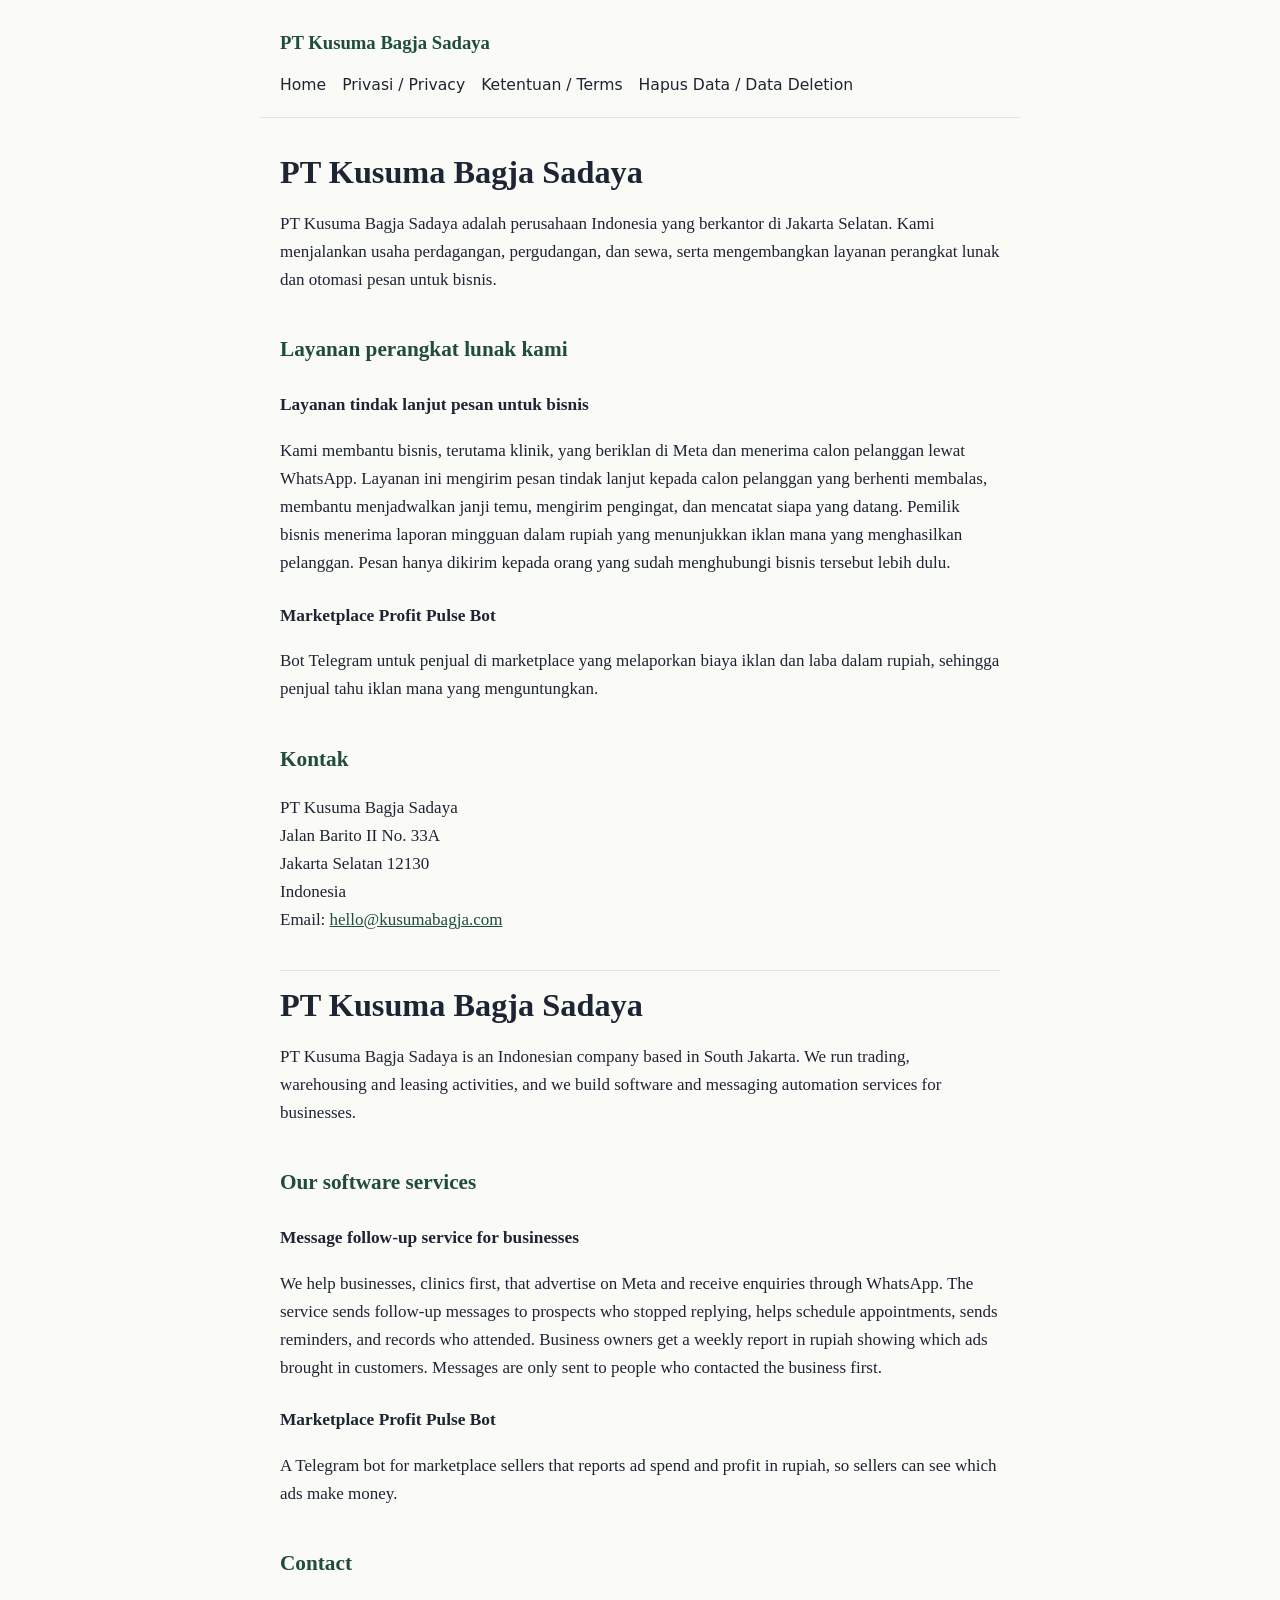
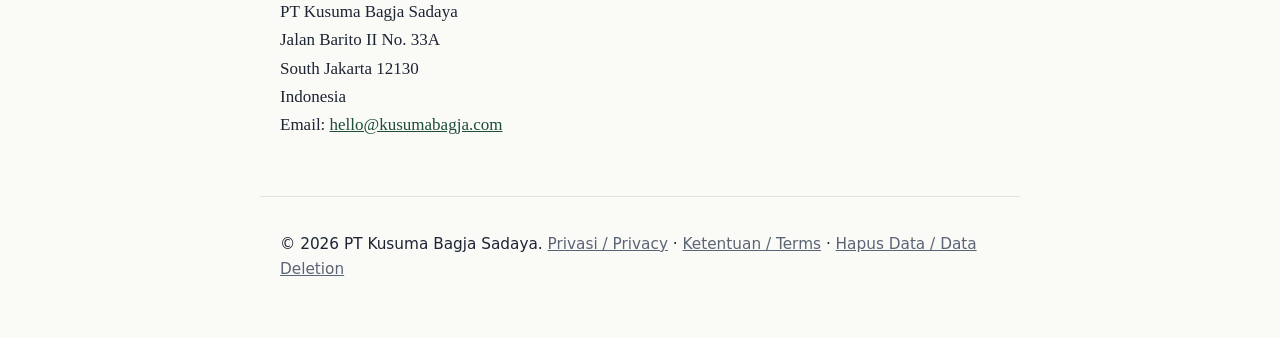
<file: index.html>
<!DOCTYPE html>
<html lang="id">
<head>
<meta charset="utf-8">
<meta name="viewport" content="width=device-width,initial-scale=1">
<title>PT Kusuma Bagja Sadaya</title>
<meta name="description" content="PT Kusuma Bagja Sadaya: perdagangan, pergudangan, sewa, dan layanan otomasi pesan dan perangkat lunak untuk bisnis. / Trading, warehousing, leasing, and software and messaging automation services.">
<link rel="stylesheet" href="style.css">
</head>
<body>
<header>
<a class="brand" href="index.html">PT Kusuma Bagja Sadaya</a>
<nav><a href="index.html">Home</a><a href="privacy.html">Privasi / Privacy</a><a href="terms.html">Ketentuan / Terms</a><a href="data-deletion.html">Hapus Data / Data Deletion</a></nav>
</header>
<main>

<section id="id" lang="id">
<h1>PT Kusuma Bagja Sadaya</h1>
<p>PT Kusuma Bagja Sadaya adalah perusahaan Indonesia yang berkantor di Jakarta Selatan. Kami menjalankan usaha perdagangan, pergudangan, dan sewa, serta mengembangkan layanan perangkat lunak dan otomasi pesan untuk bisnis.</p>

<h2>Layanan perangkat lunak kami</h2>
<h3>Layanan tindak lanjut pesan untuk bisnis</h3>
<p>Kami membantu bisnis, terutama klinik, yang beriklan di Meta dan menerima calon pelanggan lewat WhatsApp. Layanan ini mengirim pesan tindak lanjut kepada calon pelanggan yang berhenti membalas, membantu menjadwalkan janji temu, mengirim pengingat, dan mencatat siapa yang datang. Pemilik bisnis menerima laporan mingguan dalam rupiah yang menunjukkan iklan mana yang menghasilkan pelanggan. Pesan hanya dikirim kepada orang yang sudah menghubungi bisnis tersebut lebih dulu.</p>
<h3>Marketplace Profit Pulse Bot</h3>
<p>Bot Telegram untuk penjual di marketplace yang melaporkan biaya iklan dan laba dalam rupiah, sehingga penjual tahu iklan mana yang menguntungkan.</p>

<h2>Kontak</h2>
<p>PT Kusuma Bagja Sadaya<br>Jalan Barito II No. 33A<br>Jakarta Selatan 12130<br>Indonesia<br>Email: <a href="mailto:hello@kusumabagja.com">hello@kusumabagja.com</a></p>
</section>

<section id="en" class="lang" lang="en">
<h1>PT Kusuma Bagja Sadaya</h1>
<p>PT Kusuma Bagja Sadaya is an Indonesian company based in South Jakarta. We run trading, warehousing and leasing activities, and we build software and messaging automation services for businesses.</p>

<h2>Our software services</h2>
<h3>Message follow-up service for businesses</h3>
<p>We help businesses, clinics first, that advertise on Meta and receive enquiries through WhatsApp. The service sends follow-up messages to prospects who stopped replying, helps schedule appointments, sends reminders, and records who attended. Business owners get a weekly report in rupiah showing which ads brought in customers. Messages are only sent to people who contacted the business first.</p>
<h3>Marketplace Profit Pulse Bot</h3>
<p>A Telegram bot for marketplace sellers that reports ad spend and profit in rupiah, so sellers can see which ads make money.</p>

<h2>Contact</h2>
<p>PT Kusuma Bagja Sadaya<br>Jalan Barito II No. 33A<br>South Jakarta 12130<br>Indonesia<br>Email: <a href="mailto:hello@kusumabagja.com">hello@kusumabagja.com</a></p>
</section>

</main>
<footer>
<p>&copy; 2026 PT Kusuma Bagja Sadaya. <a href="privacy.html">Privasi / Privacy</a> &middot; <a href="terms.html">Ketentuan / Terms</a> &middot; <a href="data-deletion.html">Hapus Data / Data Deletion</a></p>
</footer>
</body>
</html>
</file>
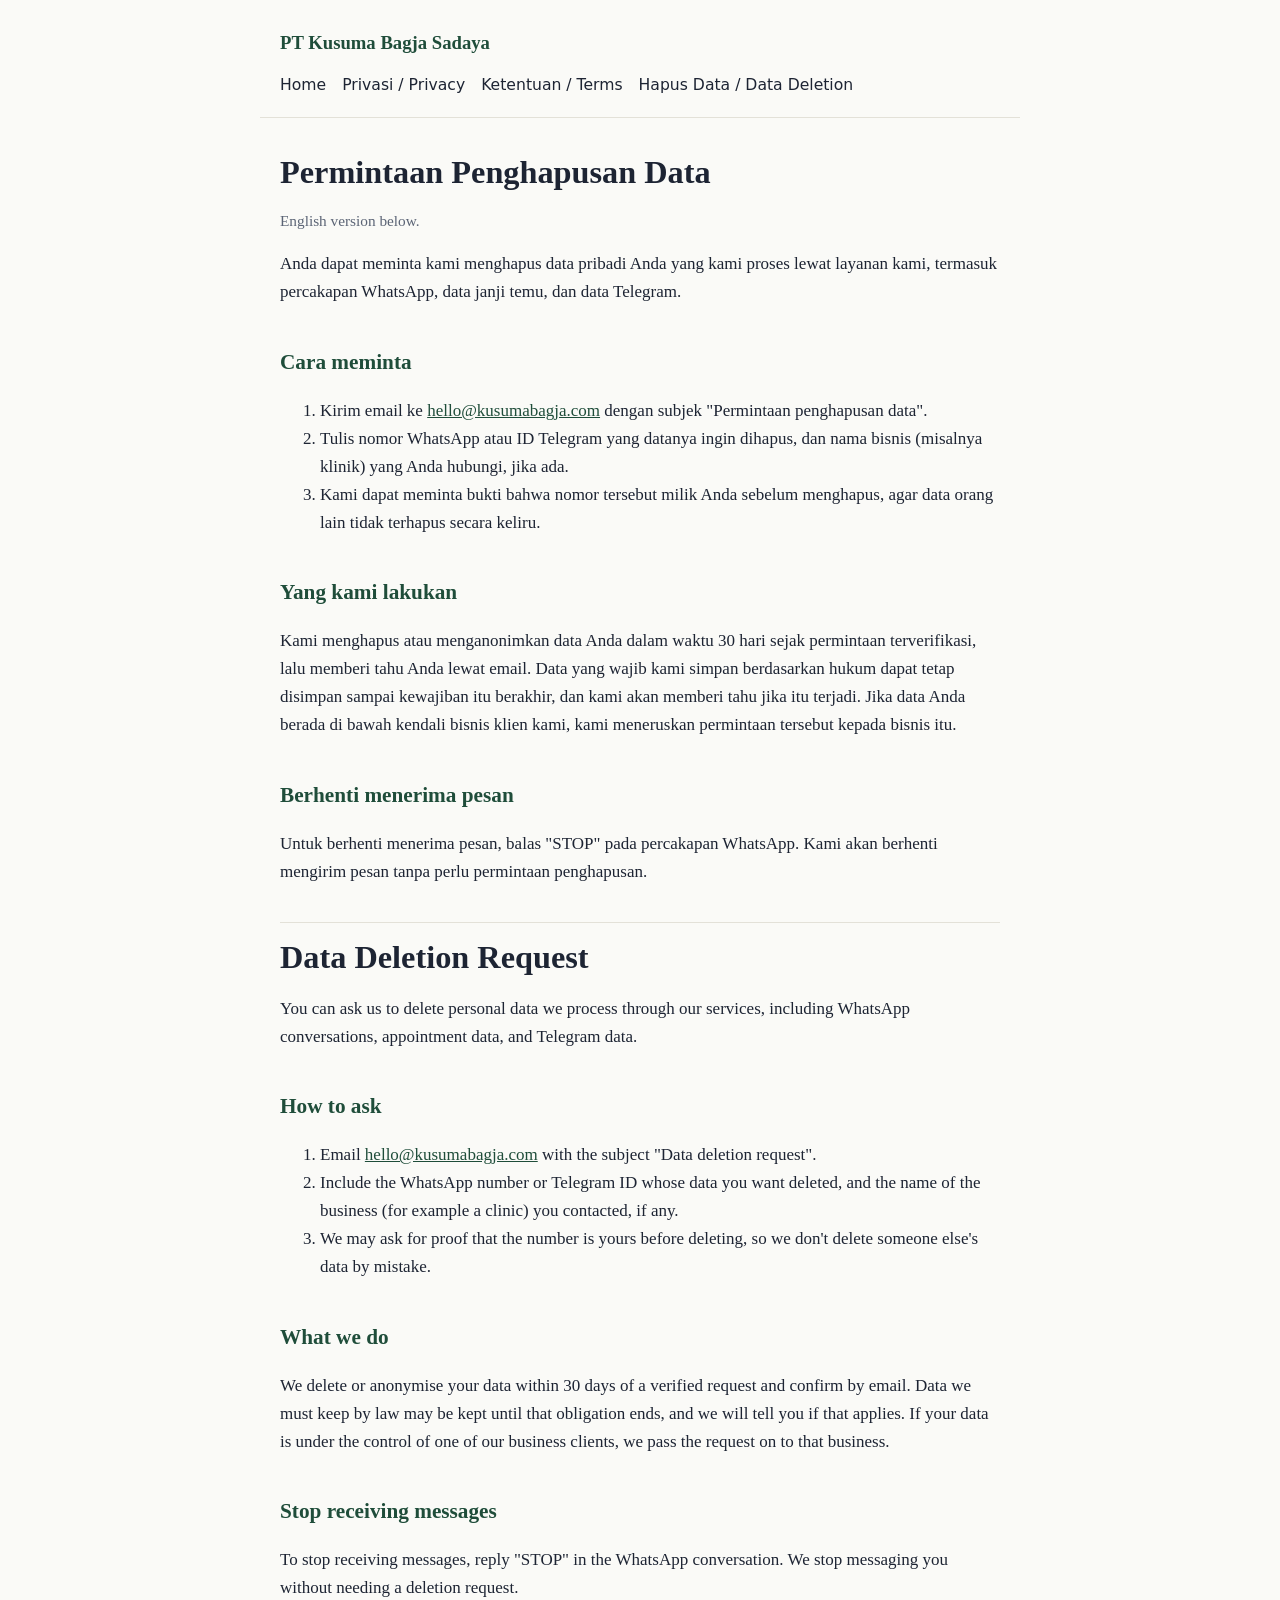
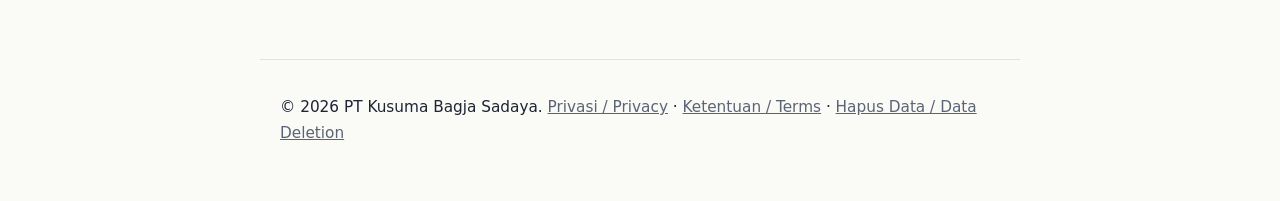
<file: data-deletion.html>
<!DOCTYPE html>
<html lang="id">
<head>
<meta charset="utf-8">
<meta name="viewport" content="width=device-width,initial-scale=1">
<title>Penghapusan Data / Data Deletion - PT Kusuma Bagja Sadaya</title>
<link rel="stylesheet" href="style.css">
</head>
<body>
<!-- DRAFT 20 Oct 2026: deletion timeframe to be confirmed with adviser. -->
<header>
<a class="brand" href="index.html">PT Kusuma Bagja Sadaya</a>
<nav><a href="index.html">Home</a><a href="privacy.html">Privasi / Privacy</a><a href="terms.html">Ketentuan / Terms</a><a href="data-deletion.html">Hapus Data / Data Deletion</a></nav>
</header>
<main>

<section lang="id">
<h1>Permintaan Penghapusan Data</h1>
<p class="muted">English version below.</p>
<p>Anda dapat meminta kami menghapus data pribadi Anda yang kami proses lewat layanan kami, termasuk percakapan WhatsApp, data janji temu, dan data Telegram.</p>

<h2>Cara meminta</h2>
<ol>
<li>Kirim email ke <a href="mailto:hello@kusumabagja.com?subject=Permintaan%20penghapusan%20data">hello@kusumabagja.com</a> dengan subjek "Permintaan penghapusan data".</li>
<li>Tulis nomor WhatsApp atau ID Telegram yang datanya ingin dihapus, dan nama bisnis (misalnya klinik) yang Anda hubungi, jika ada.</li>
<li>Kami dapat meminta bukti bahwa nomor tersebut milik Anda sebelum menghapus, agar data orang lain tidak terhapus secara keliru.</li>
</ol>

<h2>Yang kami lakukan</h2>
<p>Kami menghapus atau menganonimkan data Anda dalam waktu 30 hari sejak permintaan terverifikasi, lalu memberi tahu Anda lewat email. Data yang wajib kami simpan berdasarkan hukum dapat tetap disimpan sampai kewajiban itu berakhir, dan kami akan memberi tahu jika itu terjadi. Jika data Anda berada di bawah kendali bisnis klien kami, kami meneruskan permintaan tersebut kepada bisnis itu.</p>

<h2>Berhenti menerima pesan</h2>
<p>Untuk berhenti menerima pesan, balas "STOP" pada percakapan WhatsApp. Kami akan berhenti mengirim pesan tanpa perlu permintaan penghapusan.</p>
</section>

<section class="lang" lang="en">
<h1>Data Deletion Request</h1>
<p>You can ask us to delete personal data we process through our services, including WhatsApp conversations, appointment data, and Telegram data.</p>

<h2>How to ask</h2>
<ol>
<li>Email <a href="mailto:hello@kusumabagja.com?subject=Data%20deletion%20request">hello@kusumabagja.com</a> with the subject "Data deletion request".</li>
<li>Include the WhatsApp number or Telegram ID whose data you want deleted, and the name of the business (for example a clinic) you contacted, if any.</li>
<li>We may ask for proof that the number is yours before deleting, so we don't delete someone else's data by mistake.</li>
</ol>

<h2>What we do</h2>
<p>We delete or anonymise your data within 30 days of a verified request and confirm by email. Data we must keep by law may be kept until that obligation ends, and we will tell you if that applies. If your data is under the control of one of our business clients, we pass the request on to that business.</p>

<h2>Stop receiving messages</h2>
<p>To stop receiving messages, reply "STOP" in the WhatsApp conversation. We stop messaging you without needing a deletion request.</p>
</section>

</main>
<footer>
<p>&copy; 2026 PT Kusuma Bagja Sadaya. <a href="privacy.html">Privasi / Privacy</a> &middot; <a href="terms.html">Ketentuan / Terms</a> &middot; <a href="data-deletion.html">Hapus Data / Data Deletion</a></p>
</footer>
</body>
</html>
</file>
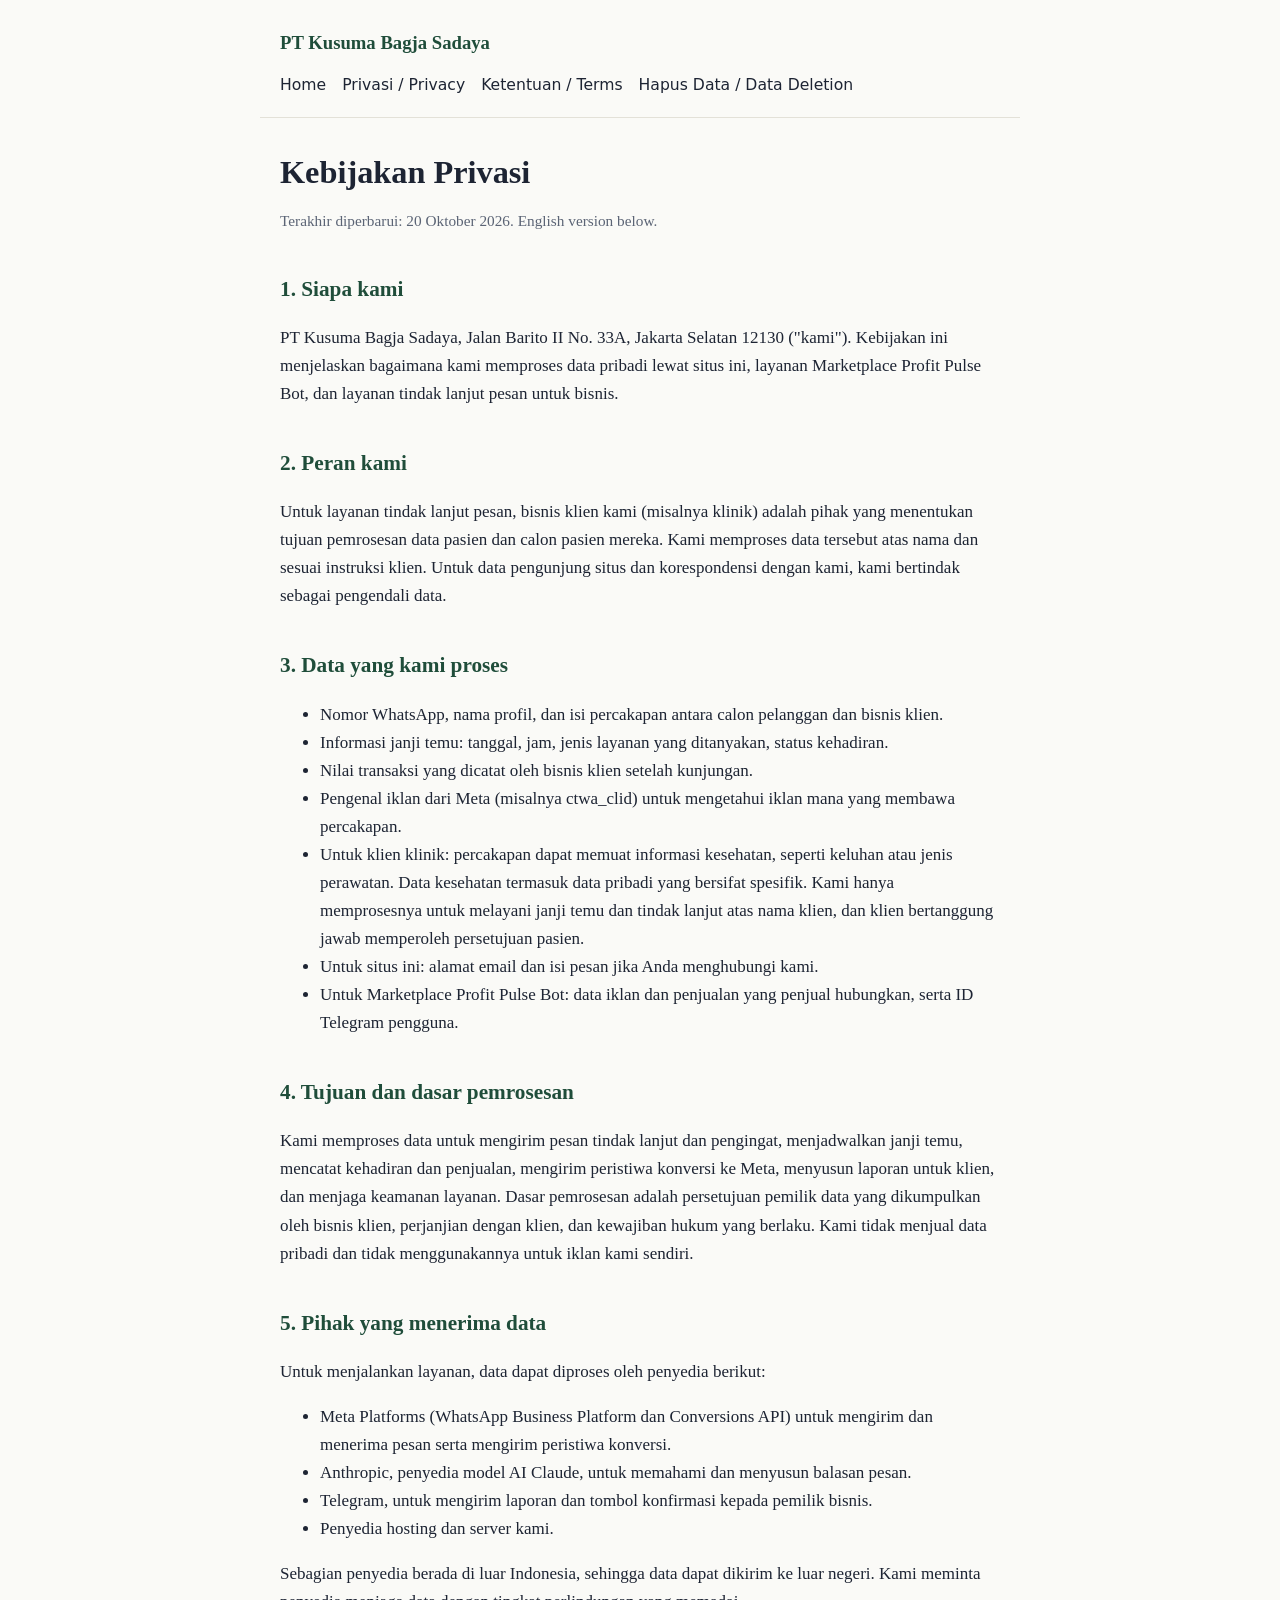
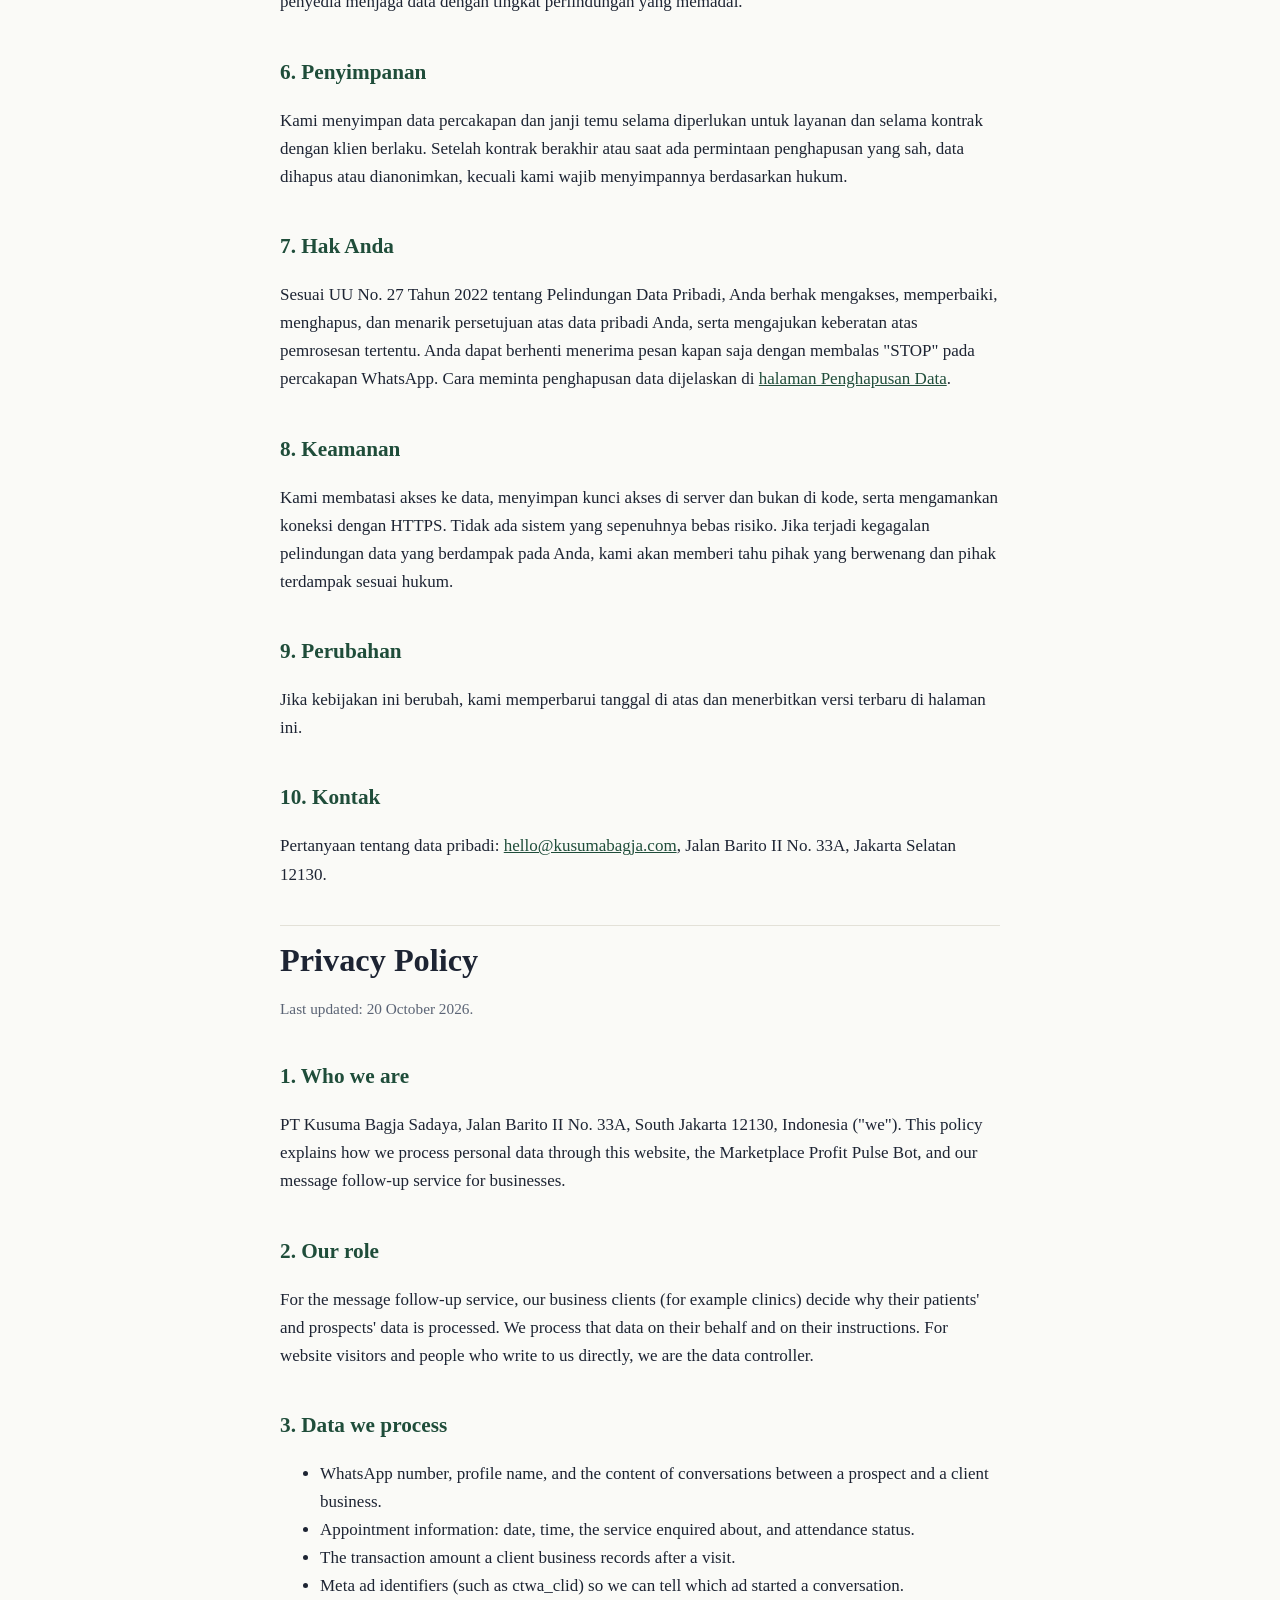
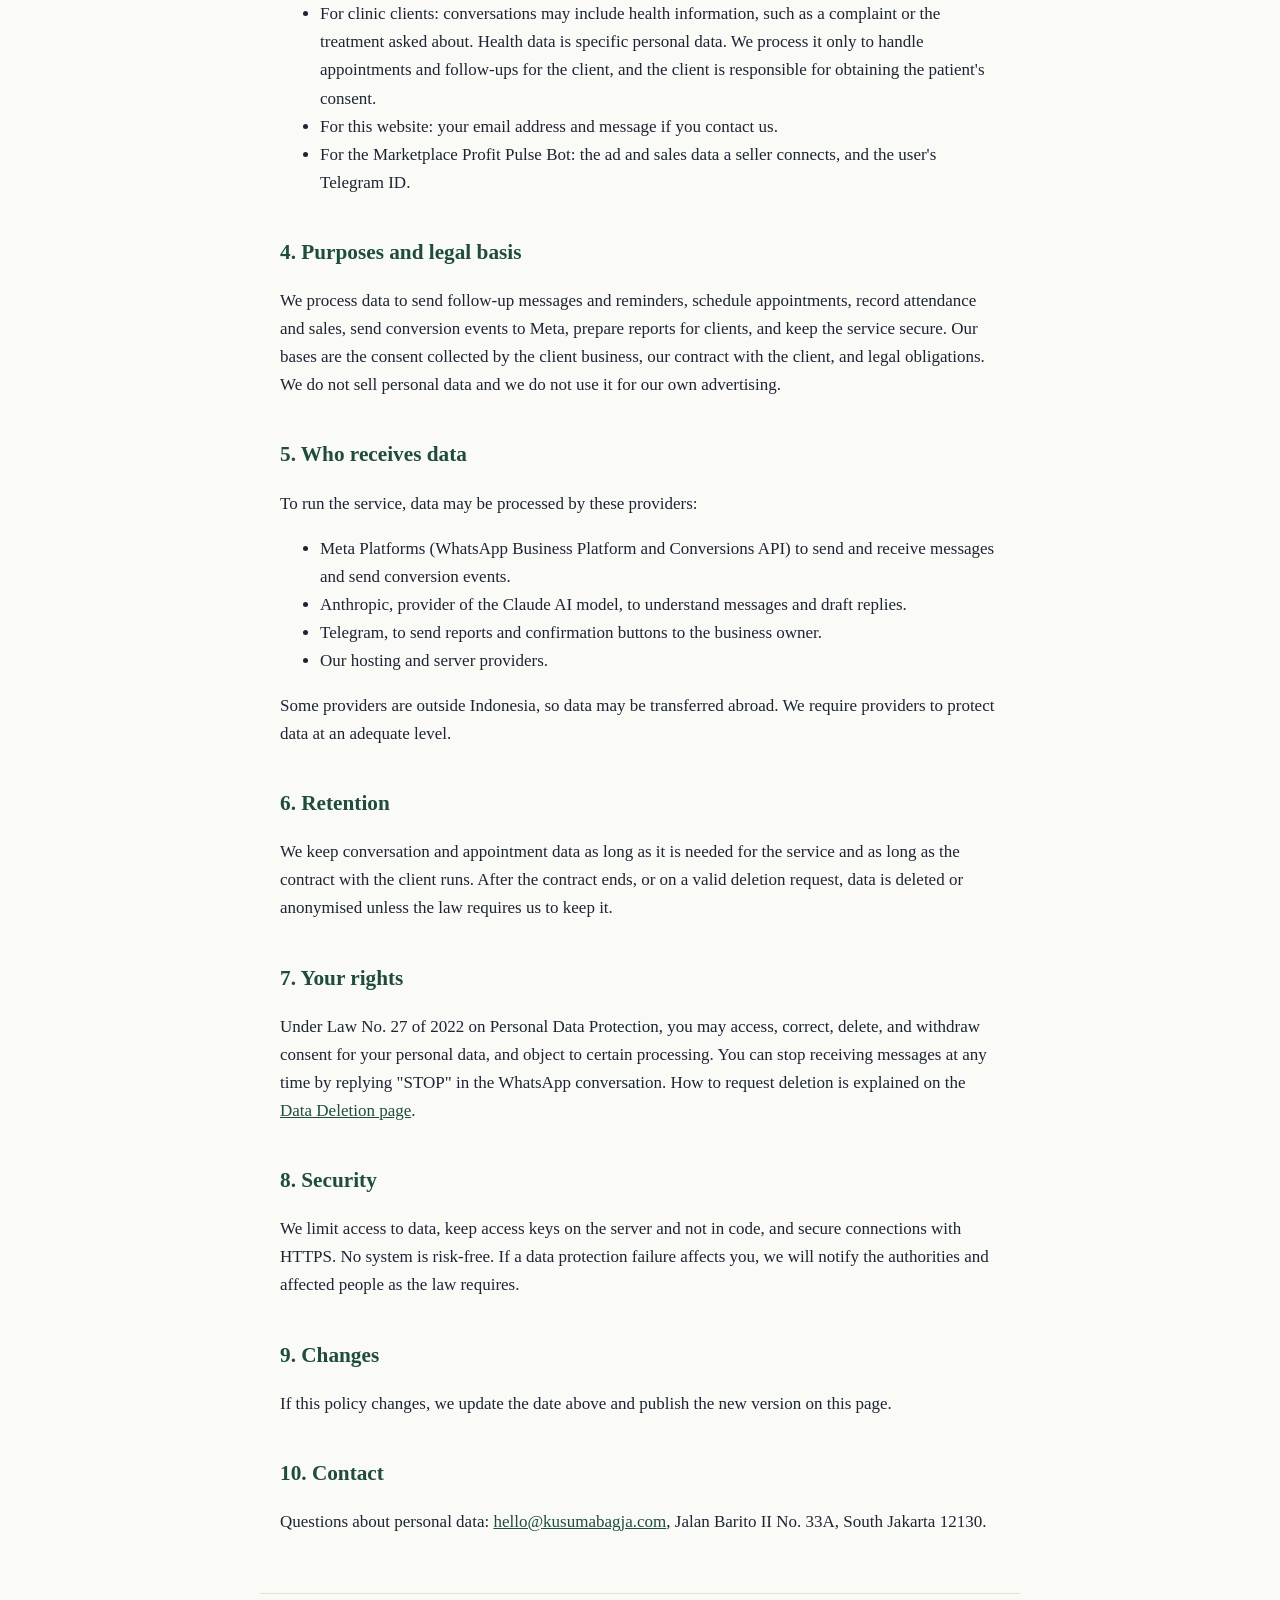
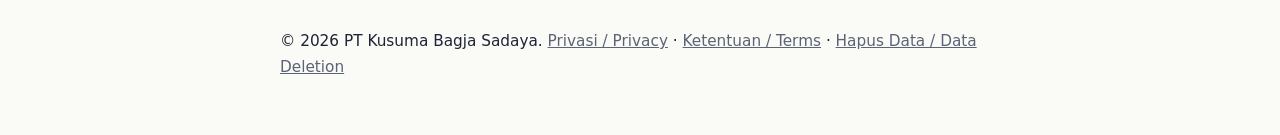
<file: privacy.html>
<!DOCTYPE html>
<html lang="id">
<head>
<meta charset="utf-8">
<meta name="viewport" content="width=device-width,initial-scale=1">
<title>Kebijakan Privasi / Privacy Policy - PT Kusuma Bagja Sadaya</title>
<link rel="stylesheet" href="style.css">
</head>
<body>
<!-- DRAFT 20 Oct 2026: to be reviewed by a UU PDP adviser before going live. -->
<header>
<a class="brand" href="index.html">PT Kusuma Bagja Sadaya</a>
<nav><a href="index.html">Home</a><a href="privacy.html">Privasi / Privacy</a><a href="terms.html">Ketentuan / Terms</a><a href="data-deletion.html">Hapus Data / Data Deletion</a></nav>
</header>
<main>

<section lang="id">
<h1>Kebijakan Privasi</h1>
<p class="muted">Terakhir diperbarui: 20 Oktober 2026. English version below.</p>

<h2>1. Siapa kami</h2>
<p>PT Kusuma Bagja Sadaya, Jalan Barito II No. 33A, Jakarta Selatan 12130 ("kami"). Kebijakan ini menjelaskan bagaimana kami memproses data pribadi lewat situs ini, layanan Marketplace Profit Pulse Bot, dan layanan tindak lanjut pesan untuk bisnis.</p>

<h2>2. Peran kami</h2>
<p>Untuk layanan tindak lanjut pesan, bisnis klien kami (misalnya klinik) adalah pihak yang menentukan tujuan pemrosesan data pasien dan calon pasien mereka. Kami memproses data tersebut atas nama dan sesuai instruksi klien. Untuk data pengunjung situs dan korespondensi dengan kami, kami bertindak sebagai pengendali data.</p>

<h2>3. Data yang kami proses</h2>
<ul>
<li>Nomor WhatsApp, nama profil, dan isi percakapan antara calon pelanggan dan bisnis klien.</li>
<li>Informasi janji temu: tanggal, jam, jenis layanan yang ditanyakan, status kehadiran.</li>
<li>Nilai transaksi yang dicatat oleh bisnis klien setelah kunjungan.</li>
<li>Pengenal iklan dari Meta (misalnya ctwa_clid) untuk mengetahui iklan mana yang membawa percakapan.</li>
<li>Untuk klien klinik: percakapan dapat memuat informasi kesehatan, seperti keluhan atau jenis perawatan. Data kesehatan termasuk data pribadi yang bersifat spesifik. Kami hanya memprosesnya untuk melayani janji temu dan tindak lanjut atas nama klien, dan klien bertanggung jawab memperoleh persetujuan pasien.</li>
<li>Untuk situs ini: alamat email dan isi pesan jika Anda menghubungi kami.</li>
<li>Untuk Marketplace Profit Pulse Bot: data iklan dan penjualan yang penjual hubungkan, serta ID Telegram pengguna.</li>
</ul>

<h2>4. Tujuan dan dasar pemrosesan</h2>
<p>Kami memproses data untuk mengirim pesan tindak lanjut dan pengingat, menjadwalkan janji temu, mencatat kehadiran dan penjualan, mengirim peristiwa konversi ke Meta, menyusun laporan untuk klien, dan menjaga keamanan layanan. Dasar pemrosesan adalah persetujuan pemilik data yang dikumpulkan oleh bisnis klien, perjanjian dengan klien, dan kewajiban hukum yang berlaku. Kami tidak menjual data pribadi dan tidak menggunakannya untuk iklan kami sendiri.</p>

<h2>5. Pihak yang menerima data</h2>
<p>Untuk menjalankan layanan, data dapat diproses oleh penyedia berikut:</p>
<ul>
<li>Meta Platforms (WhatsApp Business Platform dan Conversions API) untuk mengirim dan menerima pesan serta mengirim peristiwa konversi.</li>
<li>Anthropic, penyedia model AI Claude, untuk memahami dan menyusun balasan pesan.</li>
<li>Telegram, untuk mengirim laporan dan tombol konfirmasi kepada pemilik bisnis.</li>
<li>Penyedia hosting dan server kami.</li>
</ul>
<p>Sebagian penyedia berada di luar Indonesia, sehingga data dapat dikirim ke luar negeri. Kami meminta penyedia menjaga data dengan tingkat perlindungan yang memadai.</p>

<h2>6. Penyimpanan</h2>
<p>Kami menyimpan data percakapan dan janji temu selama diperlukan untuk layanan dan selama kontrak dengan klien berlaku. Setelah kontrak berakhir atau saat ada permintaan penghapusan yang sah, data dihapus atau dianonimkan, kecuali kami wajib menyimpannya berdasarkan hukum.</p>

<h2>7. Hak Anda</h2>
<p>Sesuai UU No. 27 Tahun 2022 tentang Pelindungan Data Pribadi, Anda berhak mengakses, memperbaiki, menghapus, dan menarik persetujuan atas data pribadi Anda, serta mengajukan keberatan atas pemrosesan tertentu. Anda dapat berhenti menerima pesan kapan saja dengan membalas "STOP" pada percakapan WhatsApp. Cara meminta penghapusan data dijelaskan di <a href="data-deletion.html">halaman Penghapusan Data</a>.</p>

<h2>8. Keamanan</h2>
<p>Kami membatasi akses ke data, menyimpan kunci akses di server dan bukan di kode, serta mengamankan koneksi dengan HTTPS. Tidak ada sistem yang sepenuhnya bebas risiko. Jika terjadi kegagalan pelindungan data yang berdampak pada Anda, kami akan memberi tahu pihak yang berwenang dan pihak terdampak sesuai hukum.</p>

<h2>9. Perubahan</h2>
<p>Jika kebijakan ini berubah, kami memperbarui tanggal di atas dan menerbitkan versi terbaru di halaman ini.</p>

<h2>10. Kontak</h2>
<p>Pertanyaan tentang data pribadi: <a href="mailto:hello@kusumabagja.com">hello@kusumabagja.com</a>, Jalan Barito II No. 33A, Jakarta Selatan 12130.</p>
</section>

<section class="lang" lang="en">
<h1>Privacy Policy</h1>
<p class="muted">Last updated: 20 October 2026.</p>

<h2>1. Who we are</h2>
<p>PT Kusuma Bagja Sadaya, Jalan Barito II No. 33A, South Jakarta 12130, Indonesia ("we"). This policy explains how we process personal data through this website, the Marketplace Profit Pulse Bot, and our message follow-up service for businesses.</p>

<h2>2. Our role</h2>
<p>For the message follow-up service, our business clients (for example clinics) decide why their patients' and prospects' data is processed. We process that data on their behalf and on their instructions. For website visitors and people who write to us directly, we are the data controller.</p>

<h2>3. Data we process</h2>
<ul>
<li>WhatsApp number, profile name, and the content of conversations between a prospect and a client business.</li>
<li>Appointment information: date, time, the service enquired about, and attendance status.</li>
<li>The transaction amount a client business records after a visit.</li>
<li>Meta ad identifiers (such as ctwa_clid) so we can tell which ad started a conversation.</li>
<li>For clinic clients: conversations may include health information, such as a complaint or the treatment asked about. Health data is specific personal data. We process it only to handle appointments and follow-ups for the client, and the client is responsible for obtaining the patient's consent.</li>
<li>For this website: your email address and message if you contact us.</li>
<li>For the Marketplace Profit Pulse Bot: the ad and sales data a seller connects, and the user's Telegram ID.</li>
</ul>

<h2>4. Purposes and legal basis</h2>
<p>We process data to send follow-up messages and reminders, schedule appointments, record attendance and sales, send conversion events to Meta, prepare reports for clients, and keep the service secure. Our bases are the consent collected by the client business, our contract with the client, and legal obligations. We do not sell personal data and we do not use it for our own advertising.</p>

<h2>5. Who receives data</h2>
<p>To run the service, data may be processed by these providers:</p>
<ul>
<li>Meta Platforms (WhatsApp Business Platform and Conversions API) to send and receive messages and send conversion events.</li>
<li>Anthropic, provider of the Claude AI model, to understand messages and draft replies.</li>
<li>Telegram, to send reports and confirmation buttons to the business owner.</li>
<li>Our hosting and server providers.</li>
</ul>
<p>Some providers are outside Indonesia, so data may be transferred abroad. We require providers to protect data at an adequate level.</p>

<h2>6. Retention</h2>
<p>We keep conversation and appointment data as long as it is needed for the service and as long as the contract with the client runs. After the contract ends, or on a valid deletion request, data is deleted or anonymised unless the law requires us to keep it.</p>

<h2>7. Your rights</h2>
<p>Under Law No. 27 of 2022 on Personal Data Protection, you may access, correct, delete, and withdraw consent for your personal data, and object to certain processing. You can stop receiving messages at any time by replying "STOP" in the WhatsApp conversation. How to request deletion is explained on the <a href="data-deletion.html">Data Deletion page</a>.</p>

<h2>8. Security</h2>
<p>We limit access to data, keep access keys on the server and not in code, and secure connections with HTTPS. No system is risk-free. If a data protection failure affects you, we will notify the authorities and affected people as the law requires.</p>

<h2>9. Changes</h2>
<p>If this policy changes, we update the date above and publish the new version on this page.</p>

<h2>10. Contact</h2>
<p>Questions about personal data: <a href="mailto:hello@kusumabagja.com">hello@kusumabagja.com</a>, Jalan Barito II No. 33A, South Jakarta 12130.</p>
</section>

</main>
<footer>
<p>&copy; 2026 PT Kusuma Bagja Sadaya. <a href="privacy.html">Privasi / Privacy</a> &middot; <a href="terms.html">Ketentuan / Terms</a> &middot; <a href="data-deletion.html">Hapus Data / Data Deletion</a></p>
</footer>
</body>
</html>
</file>
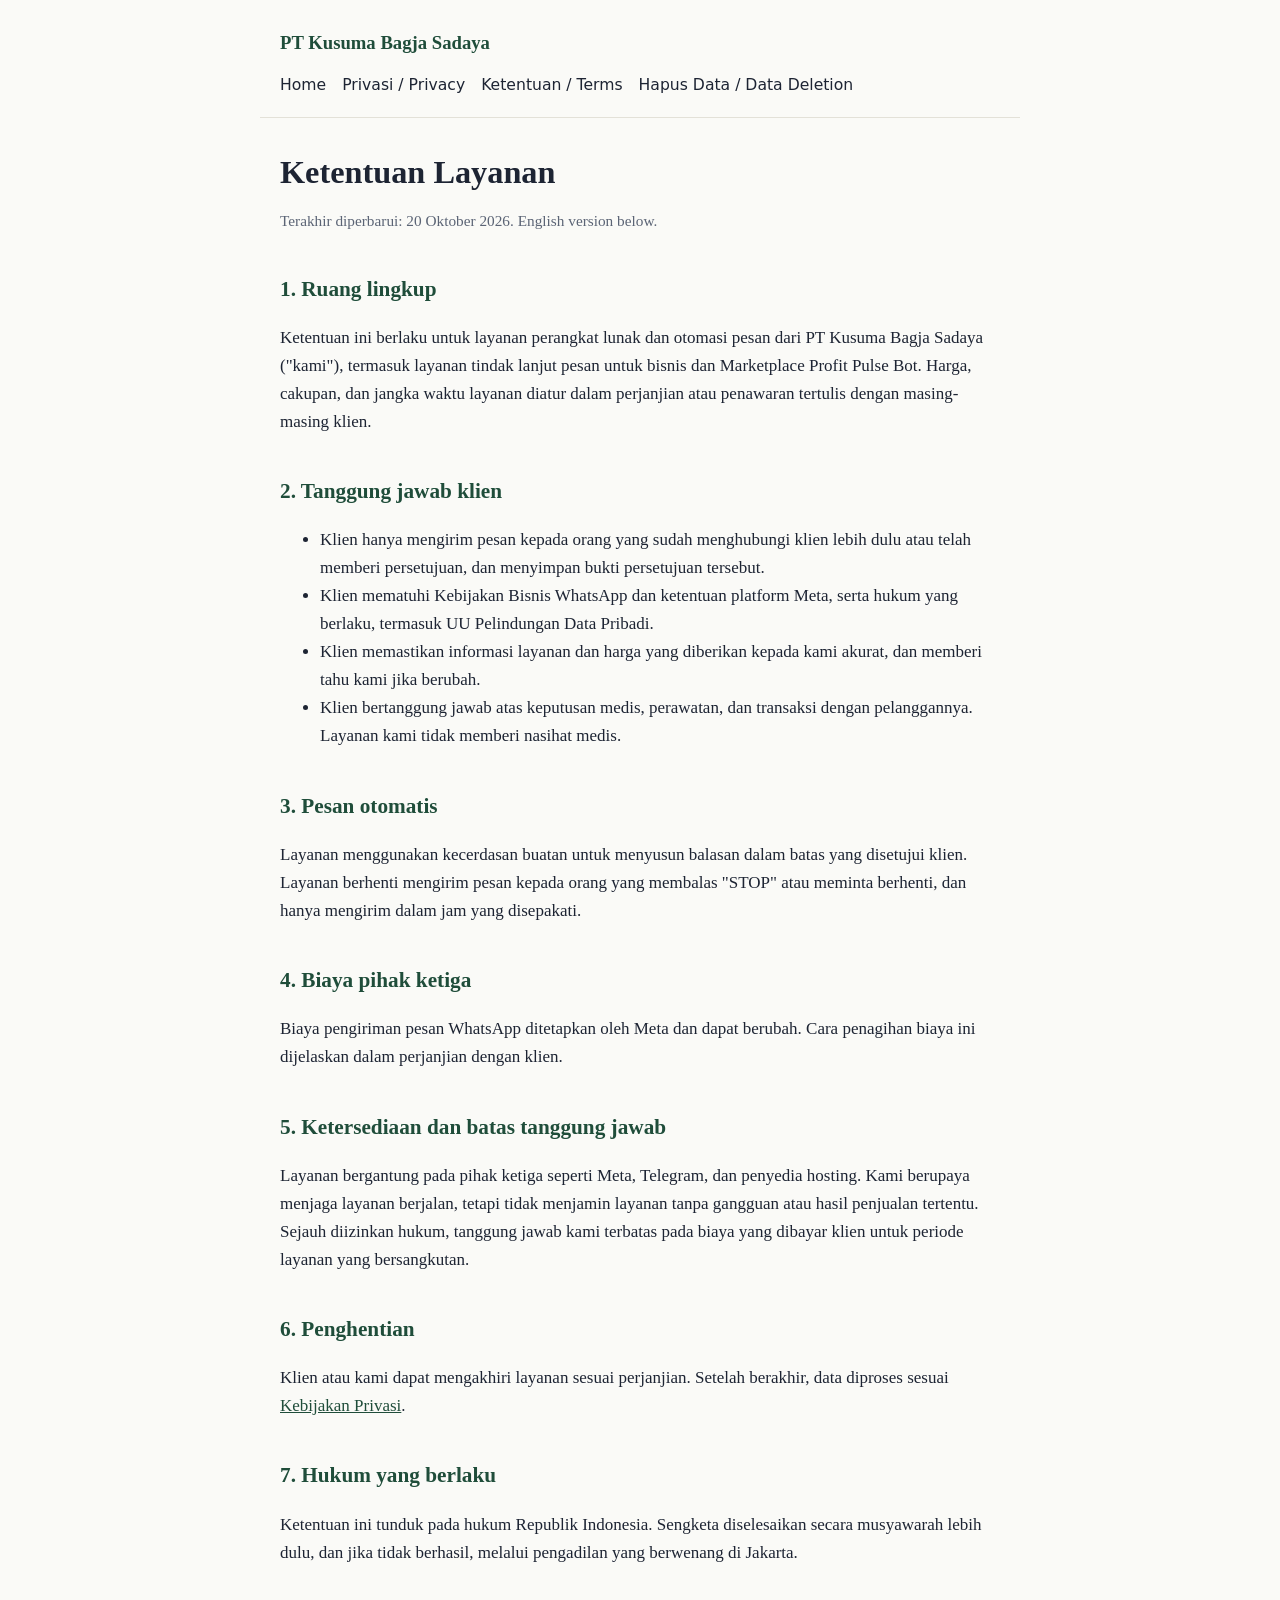
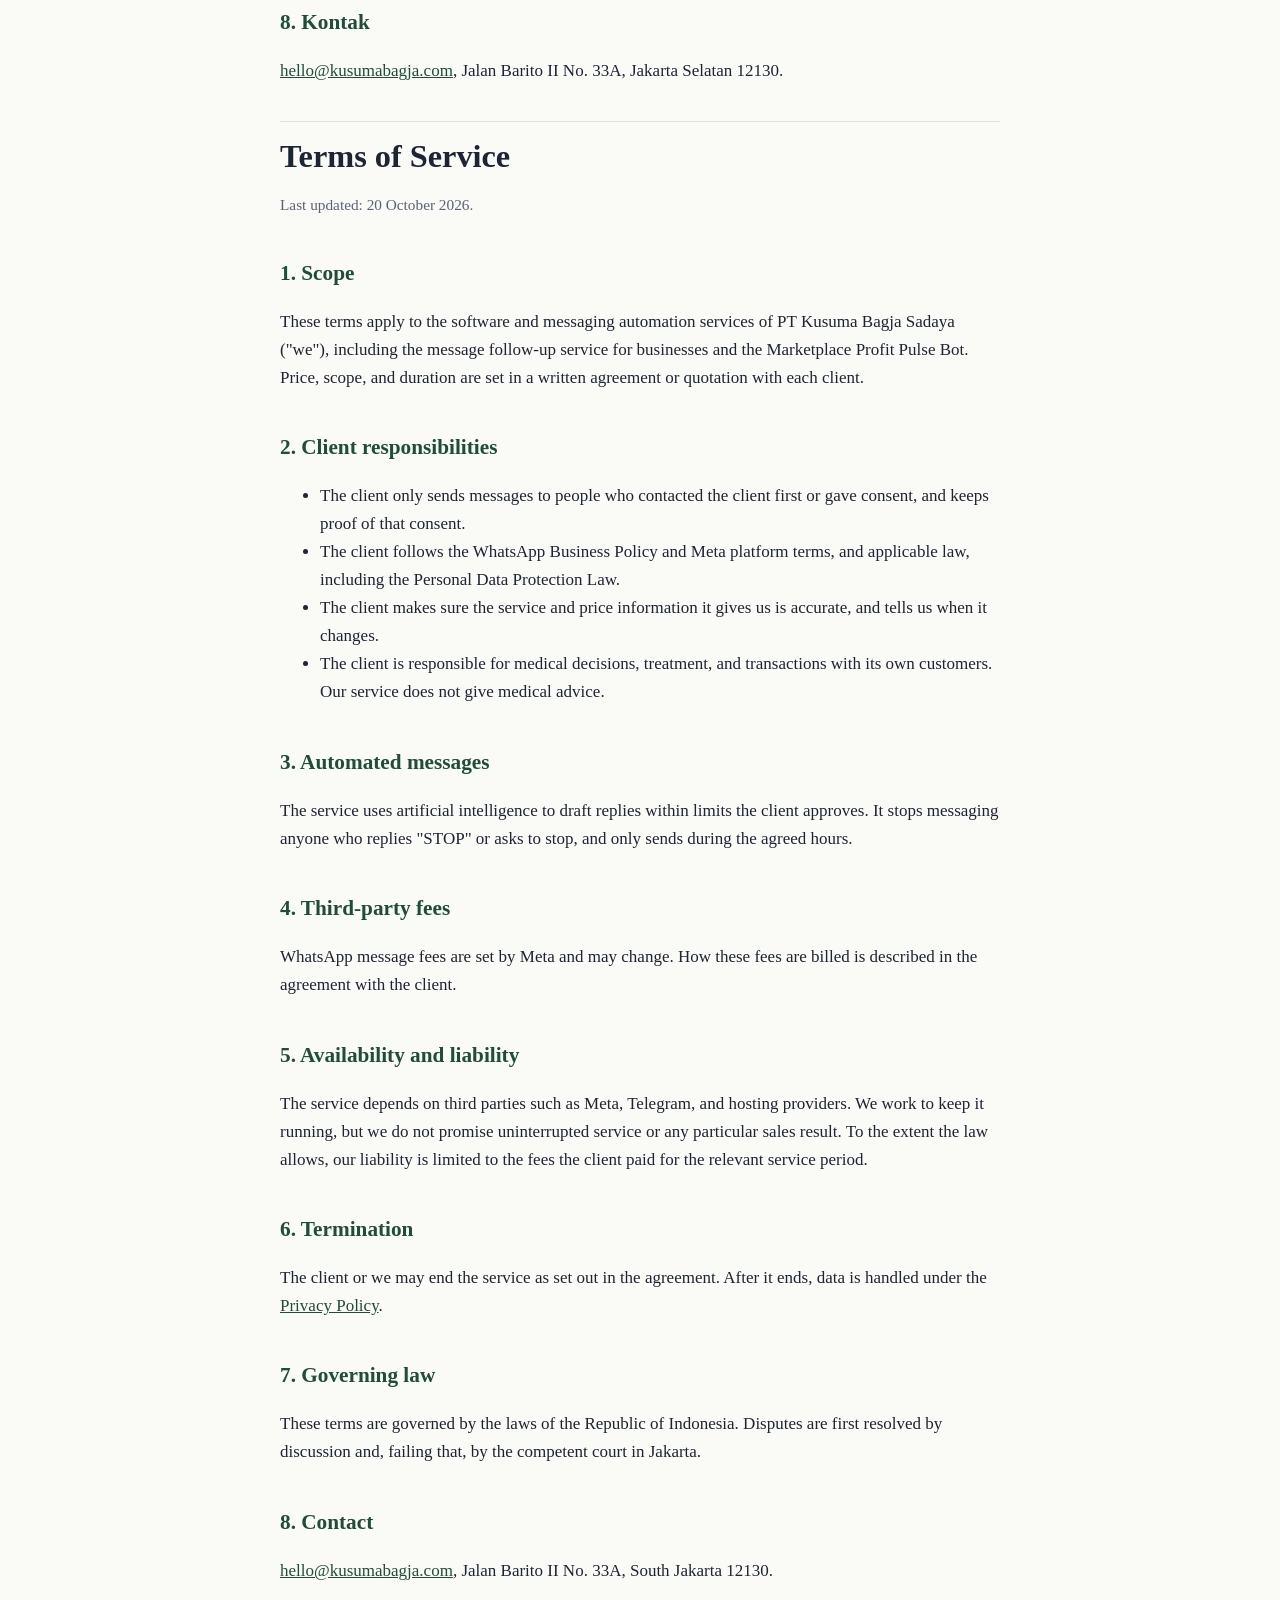
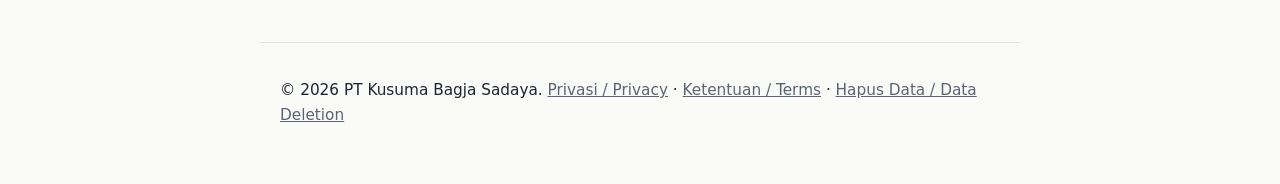
<file: terms.html>
<!DOCTYPE html>
<html lang="id">
<head>
<meta charset="utf-8">
<meta name="viewport" content="width=device-width,initial-scale=1">
<title>Ketentuan Layanan / Terms of Service - PT Kusuma Bagja Sadaya</title>
<link rel="stylesheet" href="style.css">
</head>
<body>
<!-- DRAFT 20 Oct 2026: to be reviewed by an adviser before going live. -->
<header>
<a class="brand" href="index.html">PT Kusuma Bagja Sadaya</a>
<nav><a href="index.html">Home</a><a href="privacy.html">Privasi / Privacy</a><a href="terms.html">Ketentuan / Terms</a><a href="data-deletion.html">Hapus Data / Data Deletion</a></nav>
</header>
<main>

<section lang="id">
<h1>Ketentuan Layanan</h1>
<p class="muted">Terakhir diperbarui: 20 Oktober 2026. English version below.</p>

<h2>1. Ruang lingkup</h2>
<p>Ketentuan ini berlaku untuk layanan perangkat lunak dan otomasi pesan dari PT Kusuma Bagja Sadaya ("kami"), termasuk layanan tindak lanjut pesan untuk bisnis dan Marketplace Profit Pulse Bot. Harga, cakupan, dan jangka waktu layanan diatur dalam perjanjian atau penawaran tertulis dengan masing-masing klien.</p>

<h2>2. Tanggung jawab klien</h2>
<ul>
<li>Klien hanya mengirim pesan kepada orang yang sudah menghubungi klien lebih dulu atau telah memberi persetujuan, dan menyimpan bukti persetujuan tersebut.</li>
<li>Klien mematuhi Kebijakan Bisnis WhatsApp dan ketentuan platform Meta, serta hukum yang berlaku, termasuk UU Pelindungan Data Pribadi.</li>
<li>Klien memastikan informasi layanan dan harga yang diberikan kepada kami akurat, dan memberi tahu kami jika berubah.</li>
<li>Klien bertanggung jawab atas keputusan medis, perawatan, dan transaksi dengan pelanggannya. Layanan kami tidak memberi nasihat medis.</li>
</ul>

<h2>3. Pesan otomatis</h2>
<p>Layanan menggunakan kecerdasan buatan untuk menyusun balasan dalam batas yang disetujui klien. Layanan berhenti mengirim pesan kepada orang yang membalas "STOP" atau meminta berhenti, dan hanya mengirim dalam jam yang disepakati.</p>

<h2>4. Biaya pihak ketiga</h2>
<p>Biaya pengiriman pesan WhatsApp ditetapkan oleh Meta dan dapat berubah. Cara penagihan biaya ini dijelaskan dalam perjanjian dengan klien.</p>

<h2>5. Ketersediaan dan batas tanggung jawab</h2>
<p>Layanan bergantung pada pihak ketiga seperti Meta, Telegram, dan penyedia hosting. Kami berupaya menjaga layanan berjalan, tetapi tidak menjamin layanan tanpa gangguan atau hasil penjualan tertentu. Sejauh diizinkan hukum, tanggung jawab kami terbatas pada biaya yang dibayar klien untuk periode layanan yang bersangkutan.</p>

<h2>6. Penghentian</h2>
<p>Klien atau kami dapat mengakhiri layanan sesuai perjanjian. Setelah berakhir, data diproses sesuai <a href="privacy.html">Kebijakan Privasi</a>.</p>

<h2>7. Hukum yang berlaku</h2>
<p>Ketentuan ini tunduk pada hukum Republik Indonesia. Sengketa diselesaikan secara musyawarah lebih dulu, dan jika tidak berhasil, melalui pengadilan yang berwenang di Jakarta.</p>

<h2>8. Kontak</h2>
<p><a href="mailto:hello@kusumabagja.com">hello@kusumabagja.com</a>, Jalan Barito II No. 33A, Jakarta Selatan 12130.</p>
</section>

<section class="lang" lang="en">
<h1>Terms of Service</h1>
<p class="muted">Last updated: 20 October 2026.</p>

<h2>1. Scope</h2>
<p>These terms apply to the software and messaging automation services of PT Kusuma Bagja Sadaya ("we"), including the message follow-up service for businesses and the Marketplace Profit Pulse Bot. Price, scope, and duration are set in a written agreement or quotation with each client.</p>

<h2>2. Client responsibilities</h2>
<ul>
<li>The client only sends messages to people who contacted the client first or gave consent, and keeps proof of that consent.</li>
<li>The client follows the WhatsApp Business Policy and Meta platform terms, and applicable law, including the Personal Data Protection Law.</li>
<li>The client makes sure the service and price information it gives us is accurate, and tells us when it changes.</li>
<li>The client is responsible for medical decisions, treatment, and transactions with its own customers. Our service does not give medical advice.</li>
</ul>

<h2>3. Automated messages</h2>
<p>The service uses artificial intelligence to draft replies within limits the client approves. It stops messaging anyone who replies "STOP" or asks to stop, and only sends during the agreed hours.</p>

<h2>4. Third-party fees</h2>
<p>WhatsApp message fees are set by Meta and may change. How these fees are billed is described in the agreement with the client.</p>

<h2>5. Availability and liability</h2>
<p>The service depends on third parties such as Meta, Telegram, and hosting providers. We work to keep it running, but we do not promise uninterrupted service or any particular sales result. To the extent the law allows, our liability is limited to the fees the client paid for the relevant service period.</p>

<h2>6. Termination</h2>
<p>The client or we may end the service as set out in the agreement. After it ends, data is handled under the <a href="privacy.html">Privacy Policy</a>.</p>

<h2>7. Governing law</h2>
<p>These terms are governed by the laws of the Republic of Indonesia. Disputes are first resolved by discussion and, failing that, by the competent court in Jakarta.</p>

<h2>8. Contact</h2>
<p><a href="mailto:hello@kusumabagja.com">hello@kusumabagja.com</a>, Jalan Barito II No. 33A, South Jakarta 12130.</p>
</section>

</main>
<footer>
<p>&copy; 2026 PT Kusuma Bagja Sadaya. <a href="privacy.html">Privasi / Privacy</a> &middot; <a href="terms.html">Ketentuan / Terms</a> &middot; <a href="data-deletion.html">Hapus Data / Data Deletion</a></p>
</footer>
</body>
</html>
</file>
<file: style.css>
:root{--bg:#fafaf7;--fg:#1d2433;--muted:#5b6475;--line:#e3e1d8;--accent:#1f4d3a}
*{box-sizing:border-box}
body{margin:0;background:var(--bg);color:var(--fg);font:17px/1.65 Georgia,"Times New Roman",serif}
header,main,footer{max-width:760px;margin:0 auto;padding:0 20px}
header{padding-top:28px;padding-bottom:18px;border-bottom:1px solid var(--line);display:flex;flex-wrap:wrap;gap:12px 24px;align-items:baseline;justify-content:space-between}
header a.brand{font-weight:bold;color:var(--accent);text-decoration:none;font-size:1.1em}
nav a{margin-right:16px;color:var(--fg);text-decoration:none;font-size:.92em;font-family:system-ui,sans-serif}
nav a:hover{text-decoration:underline}
main{padding-top:28px;padding-bottom:40px}
h1{font-size:1.9em;line-height:1.25;margin:.2em 0 .4em}
h2{font-size:1.25em;margin:1.8em 0 .4em;color:var(--accent)}
h3{font-size:1.02em;margin:1.4em 0 .3em}
p,li{color:var(--fg)}
.muted{color:var(--muted);font-size:.9em}
.lang{border-top:1px solid var(--line);margin-top:36px;padding-top:8px}
a{color:var(--accent)}
footer{border-top:1px solid var(--line);padding-top:20px;padding-bottom:40px;color:var(--muted);font-size:.9em;font-family:system-ui,sans-serif}
footer a{color:var(--muted)}
</file>
